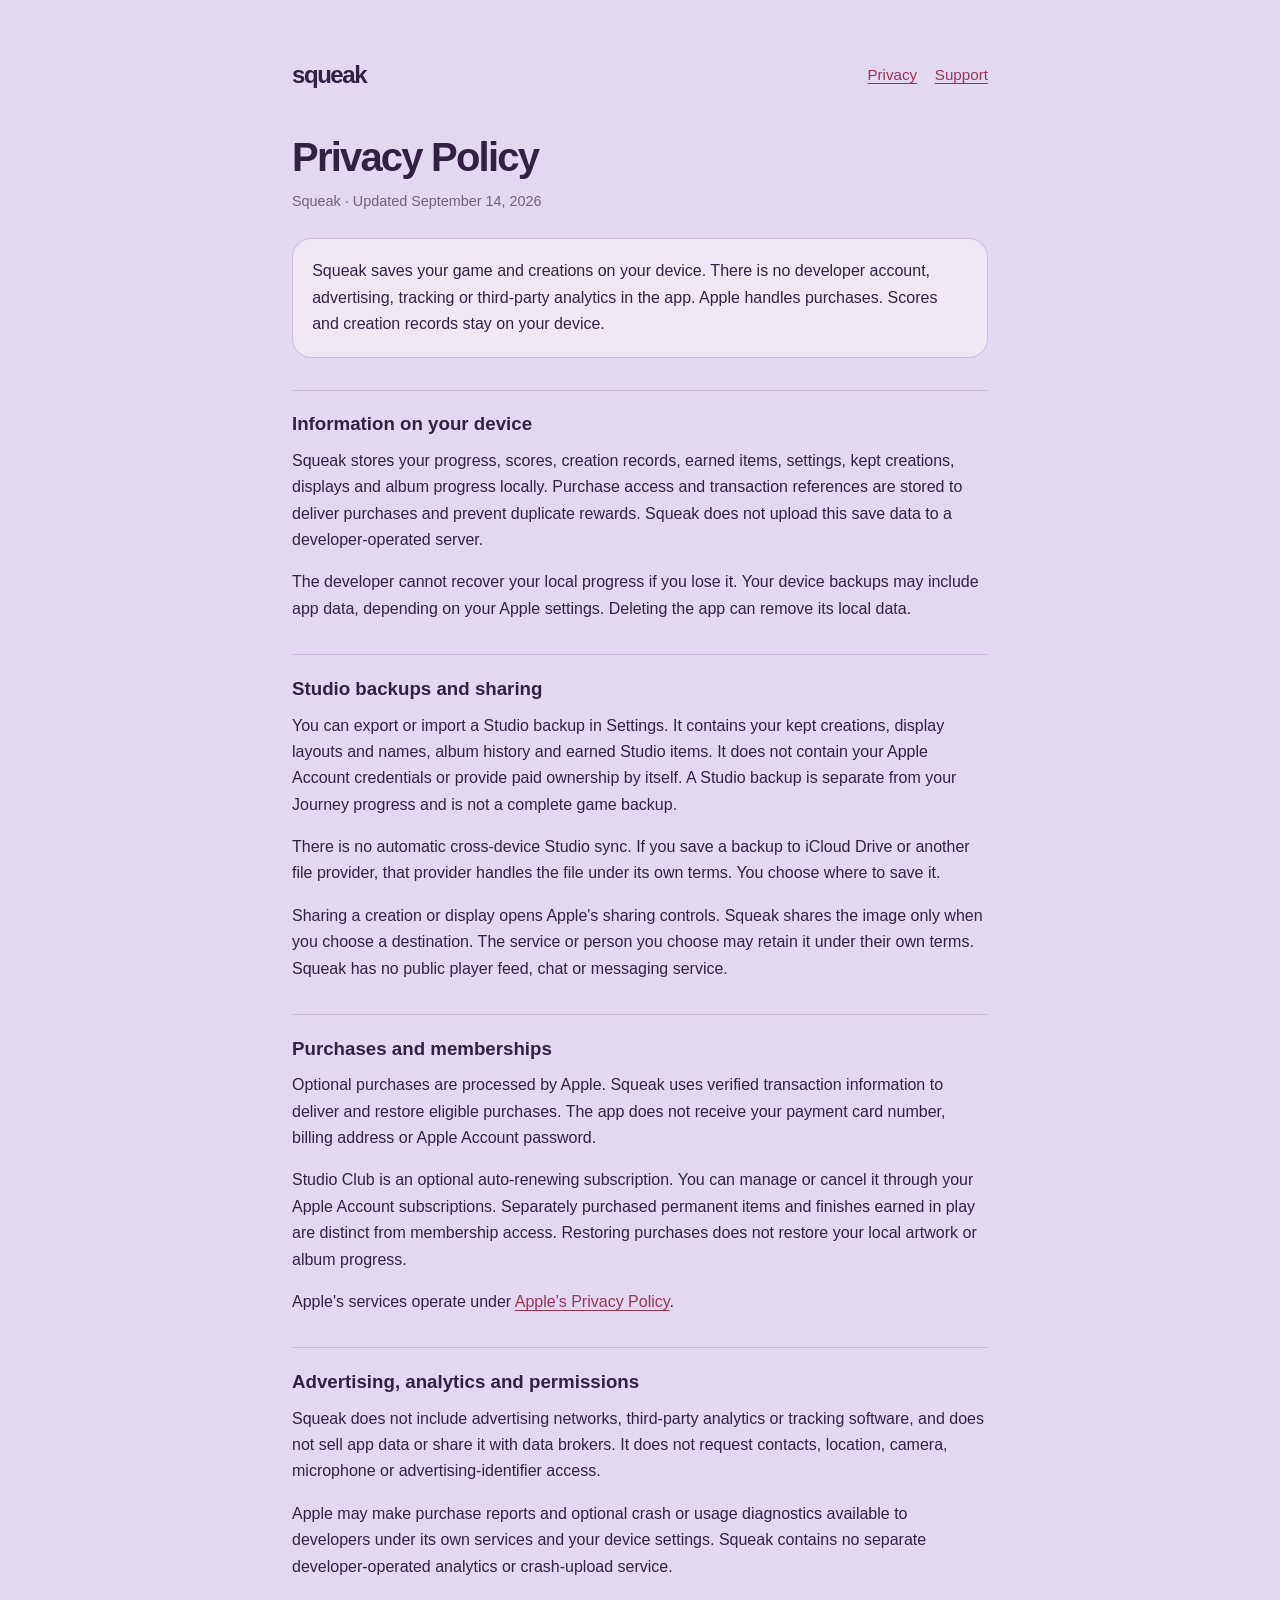
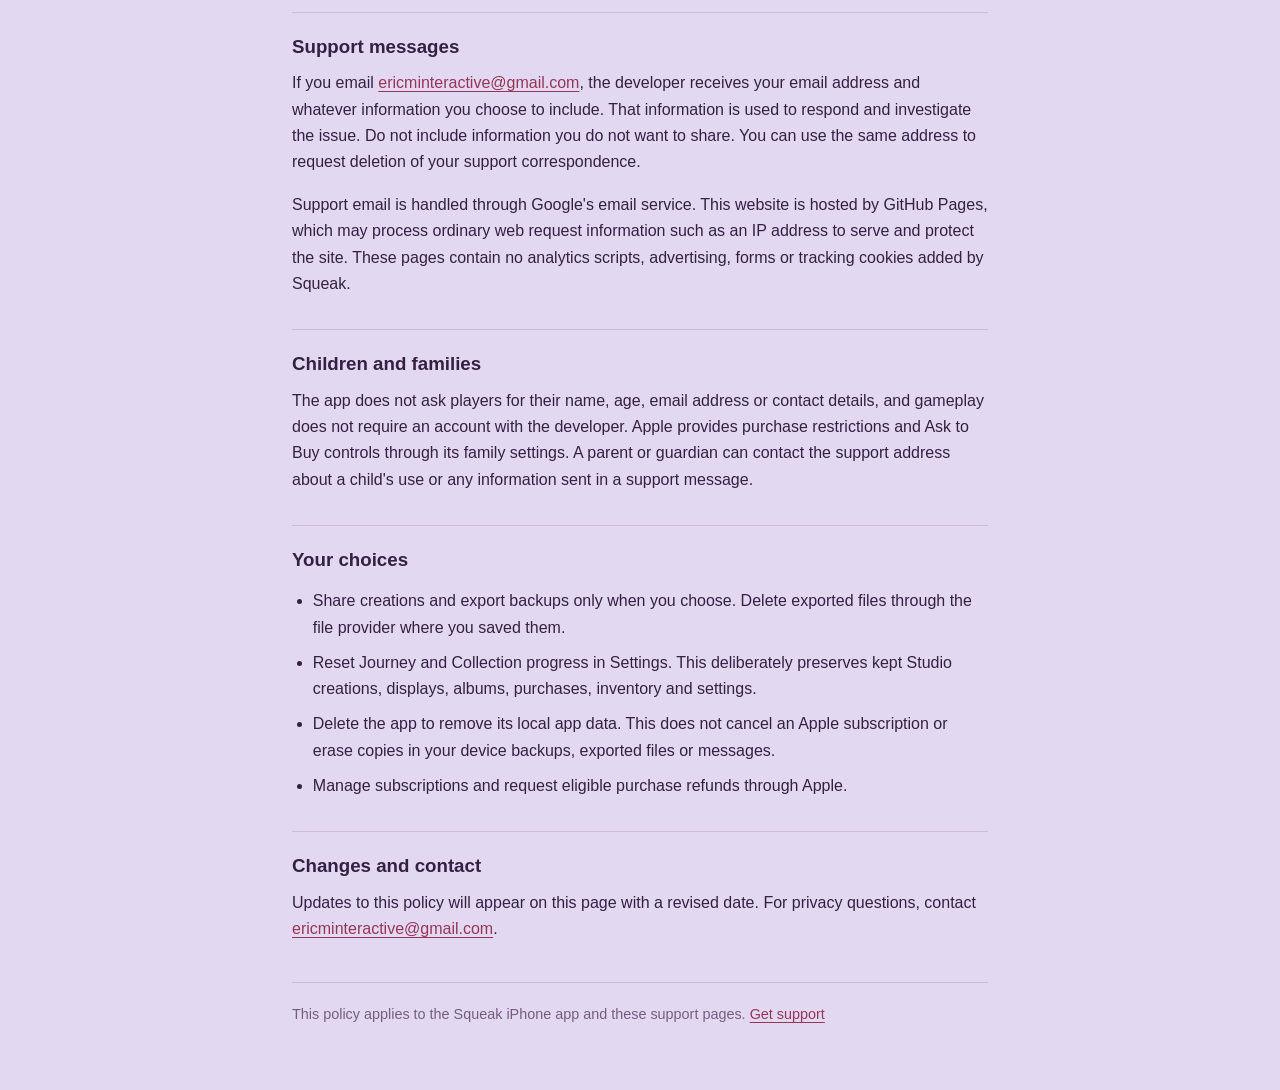
<file: index.html>
<!doctype html>
<html lang="en">
<head>
<meta charset="utf-8">
<meta name="viewport" content="width=device-width, initial-scale=1">
<meta name="description" content="How Squeak handles local progress, Studio backups, Apple purchases and support messages.">
<title>Privacy Policy · Squeak</title>
<link rel="stylesheet" href="styles.css">
</head>
<body>
<nav aria-label="Main navigation"><a class="brand" href="support.html">squeak</a><a href="index.html" aria-current="page">Privacy</a><a href="support.html">Support</a></nav>
<main>
<h1>Privacy Policy</h1>
<p class="stamp">Squeak · Updated September 14, 2026</p>
<div class="lead"><p>Squeak saves your game and creations on your device. There is no developer account, advertising, tracking or third-party analytics in the app. Apple handles purchases. Scores and creation records stay on your device.</p></div>
<h2>Information on your device</h2>
<p>Squeak stores your progress, scores, creation records, earned items, settings, kept creations, displays and album progress locally. Purchase access and transaction references are stored to deliver purchases and prevent duplicate rewards. Squeak does not upload this save data to a developer-operated server.</p>
<p>The developer cannot recover your local progress if you lose it. Your device backups may include app data, depending on your Apple settings. Deleting the app can remove its local data.</p>
<h2>Studio backups and sharing</h2>
<p>You can export or import a Studio backup in Settings. It contains your kept creations, display layouts and names, album history and earned Studio items. It does not contain your Apple Account credentials or provide paid ownership by itself. A Studio backup is separate from your Journey progress and is not a complete game backup.</p>
<p>There is no automatic cross-device Studio sync. If you save a backup to iCloud Drive or another file provider, that provider handles the file under its own terms. You choose where to save it.</p>
<p>Sharing a creation or display opens Apple's sharing controls. Squeak shares the image only when you choose a destination. The service or person you choose may retain it under their own terms. Squeak has no public player feed, chat or messaging service.</p>
<h2>Purchases and memberships</h2>
<p>Optional purchases are processed by Apple. Squeak uses verified transaction information to deliver and restore eligible purchases. The app does not receive your payment card number, billing address or Apple Account password.</p>
<p>Studio Club is an optional auto-renewing subscription. You can manage or cancel it through your Apple Account subscriptions. Separately purchased permanent items and finishes earned in play are distinct from membership access. Restoring purchases does not restore your local artwork or album progress.</p>
<p>Apple's services operate under <a href="https://www.apple.com/legal/privacy/">Apple's Privacy Policy</a>.</p>
<h2>Advertising, analytics and permissions</h2>
<p>Squeak does not include advertising networks, third-party analytics or tracking software, and does not sell app data or share it with data brokers. It does not request contacts, location, camera, microphone or advertising-identifier access.</p>
<p>Apple may make purchase reports and optional crash or usage diagnostics available to developers under its own services and your device settings. Squeak contains no separate developer-operated analytics or crash-upload service.</p>
<h2>Support messages</h2>
<p>If you email <a href="mailto:ericminteractive@gmail.com">ericminteractive@gmail.com</a>, the developer receives your email address and whatever information you choose to include. That information is used to respond and investigate the issue. Do not include information you do not want to share. You can use the same address to request deletion of your support correspondence.</p>
<p>Support email is handled through Google's email service. This website is hosted by GitHub Pages, which may process ordinary web request information such as an IP address to serve and protect the site. These pages contain no analytics scripts, advertising, forms or tracking cookies added by Squeak.</p>
<h2>Children and families</h2>
<p>The app does not ask players for their name, age, email address or contact details, and gameplay does not require an account with the developer. Apple provides purchase restrictions and Ask to Buy controls through its family settings. A parent or guardian can contact the support address about a child's use or any information sent in a support message.</p>
<h2>Your choices</h2>
<ul>
<li>Share creations and export backups only when you choose. Delete exported files through the file provider where you saved them.</li>
<li>Reset Journey and Collection progress in Settings. This deliberately preserves kept Studio creations, displays, albums, purchases, inventory and settings.</li>
<li>Delete the app to remove its local app data. This does not cancel an Apple subscription or erase copies in your device backups, exported files or messages.</li>
<li>Manage subscriptions and request eligible purchase refunds through Apple.</li>
</ul>
<h2>Changes and contact</h2>
<p>Updates to this policy will appear on this page with a revised date. For privacy questions, contact <a href="mailto:ericminteractive@gmail.com">ericminteractive@gmail.com</a>.</p>
</main>
<footer>This policy applies to the Squeak iPhone app and these support pages. <a href="support.html">Get support</a></footer>
</body>
</html>
</file>
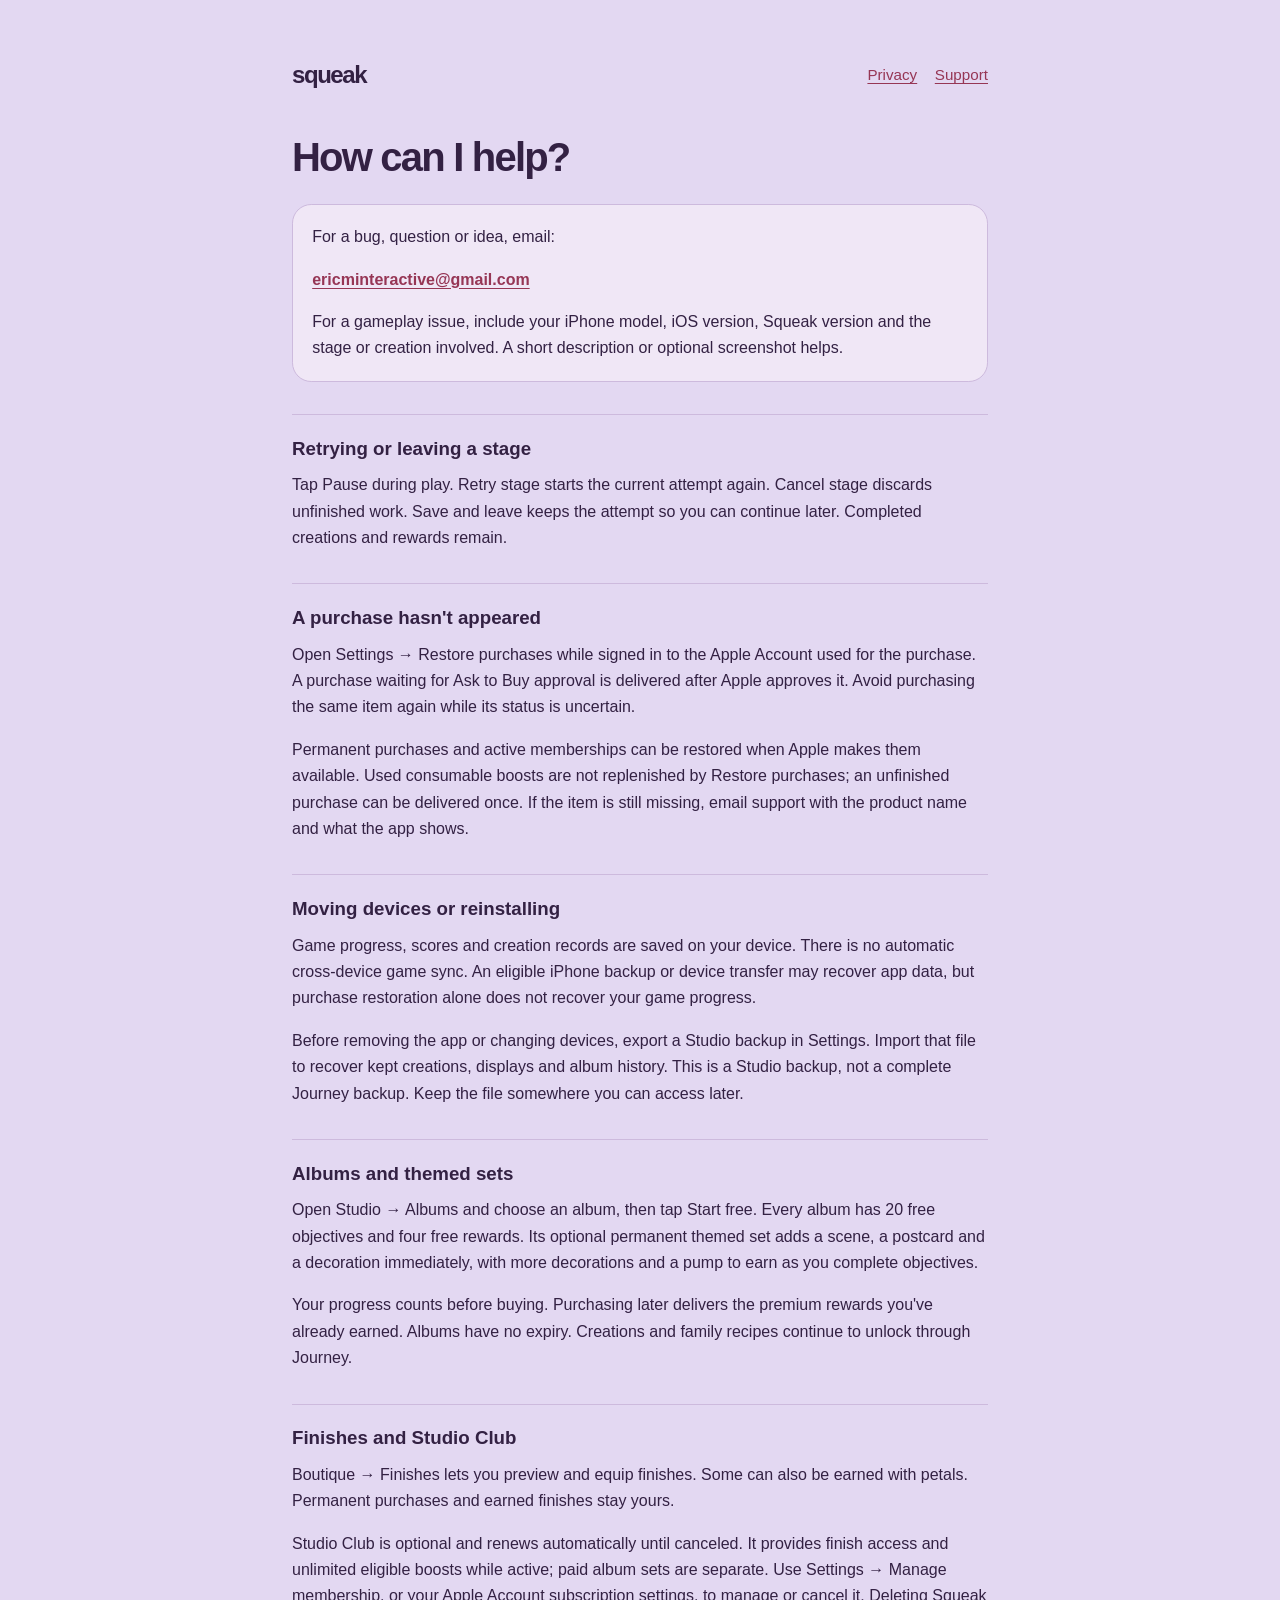
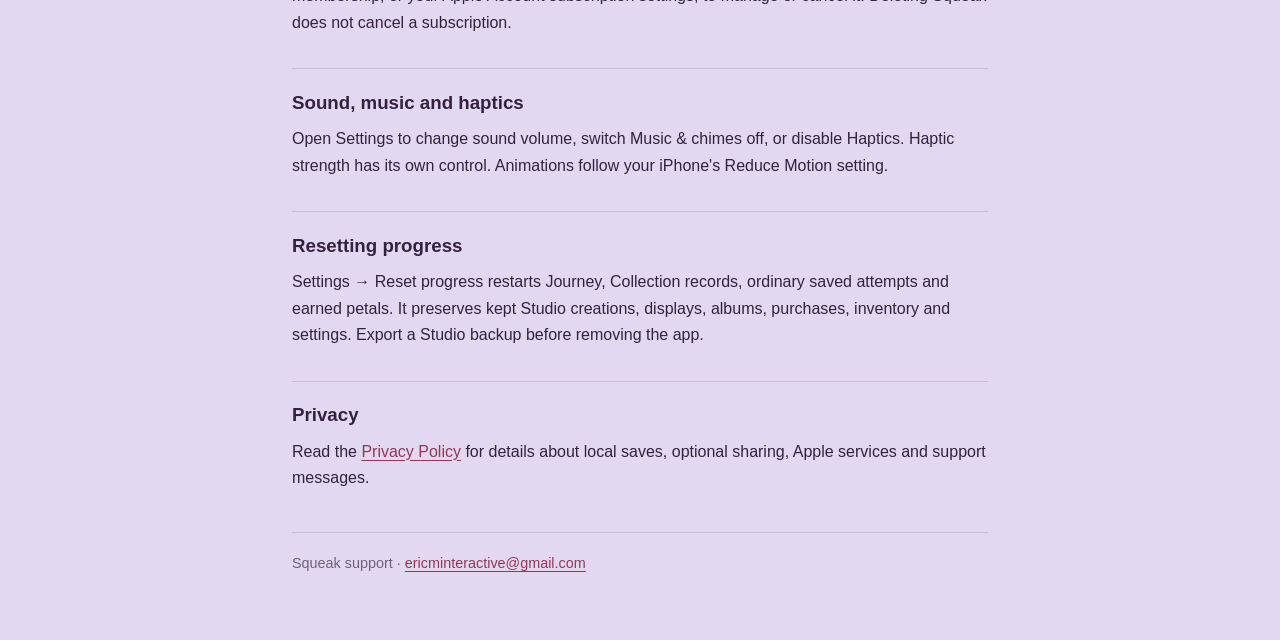
<file: support.html>
<!doctype html>
<html lang="en">
<head>
<meta charset="utf-8">
<meta name="viewport" content="width=device-width, initial-scale=1">
<meta name="description" content="Get help with Squeak, restore purchases, protect your Studio creations and contact the developer.">
<title>Support · Squeak</title>
<link rel="stylesheet" href="styles.css">
</head>
<body>
<nav aria-label="Main navigation"><a class="brand" href="support.html">squeak</a><a href="index.html">Privacy</a><a href="support.html" aria-current="page">Support</a></nav>
<main>
<h1>How can I help?</h1>
<div class="lead"><p>For a bug, question or idea, email:</p><p><a class="email" href="mailto:ericminteractive@gmail.com?subject=Squeak%20support">ericminteractive@gmail.com</a></p><p>For a gameplay issue, include your iPhone model, iOS version, Squeak version and the stage or creation involved. A short description or optional screenshot helps.</p></div>
<h2>Retrying or leaving a stage</h2>
<p>Tap Pause during play. Retry stage starts the current attempt again. Cancel stage discards unfinished work. Save and leave keeps the attempt so you can continue later. Completed creations and rewards remain.</p>
<h2>A purchase hasn't appeared</h2>
<p>Open Settings → Restore purchases while signed in to the Apple Account used for the purchase. A purchase waiting for Ask to Buy approval is delivered after Apple approves it. Avoid purchasing the same item again while its status is uncertain.</p>
<p>Permanent purchases and active memberships can be restored when Apple makes them available. Used consumable boosts are not replenished by Restore purchases; an unfinished purchase can be delivered once. If the item is still missing, email support with the product name and what the app shows.</p>
<h2>Moving devices or reinstalling</h2>
<p>Game progress, scores and creation records are saved on your device. There is no automatic cross-device game sync. An eligible iPhone backup or device transfer may recover app data, but purchase restoration alone does not recover your game progress.</p>
<p>Before removing the app or changing devices, export a Studio backup in Settings. Import that file to recover kept creations, displays and album history. This is a Studio backup, not a complete Journey backup. Keep the file somewhere you can access later.</p>
<h2>Albums and themed sets</h2>
<p>Open Studio → Albums and choose an album, then tap Start free. Every album has 20 free objectives and four free rewards. Its optional permanent themed set adds a scene, a postcard and a decoration immediately, with more decorations and a pump to earn as you complete objectives.</p>
<p>Your progress counts before buying. Purchasing later delivers the premium rewards you've already earned. Albums have no expiry. Creations and family recipes continue to unlock through Journey.</p>
<h2>Finishes and Studio Club</h2>
<p>Boutique → Finishes lets you preview and equip finishes. Some can also be earned with petals. Permanent purchases and earned finishes stay yours.</p>
<p>Studio Club is optional and renews automatically until canceled. It provides finish access and unlimited eligible boosts while active; paid album sets are separate. Use Settings → Manage membership, or your Apple Account subscription settings, to manage or cancel it. Deleting Squeak does not cancel a subscription.</p>
<h2>Sound, music and haptics</h2>
<p>Open Settings to change sound volume, switch Music &amp; chimes off, or disable Haptics. Haptic strength has its own control. Animations follow your iPhone's Reduce Motion setting.</p>
<h2>Resetting progress</h2>
<p>Settings → Reset progress restarts Journey, Collection records, ordinary saved attempts and earned petals. It preserves kept Studio creations, displays, albums, purchases, inventory and settings. Export a Studio backup before removing the app.</p>
<h2>Privacy</h2>
<p>Read the <a href="index.html">Privacy Policy</a> for details about local saves, optional sharing, Apple services and support messages.</p>
</main>
<footer>Squeak support · <a href="mailto:ericminteractive@gmail.com">ericminteractive@gmail.com</a></footer>
</body>
</html>
</file>
<file: styles.css>
:root{color-scheme:light;--bg:#e3d8f2;--panel:#f0e7f6;--ink:#332143;--muted:#725f80;--accent:#963655;--rule:#cdbadd}
*{box-sizing:border-box}html{-webkit-text-size-adjust:100%}body{margin:0 auto;max-width:46rem;padding:2rem 1.25rem 4rem;background:var(--bg);color:var(--ink);font:1rem/1.65 -apple-system,BlinkMacSystemFont,"Segoe UI",sans-serif}a{color:var(--accent);text-underline-offset:.2em}a:focus-visible{outline:3px solid var(--accent);outline-offset:4px;border-radius:3px}nav{display:flex;align-items:center;flex-wrap:wrap;gap:1.1rem;margin-bottom:2rem;font-size:.95rem}nav .brand{font-weight:850;font-size:1.5rem;letter-spacing:-.06em;margin-right:auto;color:var(--ink);text-decoration:none}nav a{padding:.45rem 0}h1{font-size:clamp(1.9rem,6vw,2.5rem);line-height:1.15;letter-spacing:-.045em;margin:.5rem 0 .65rem}h2{font-size:1.17rem;line-height:1.35;margin:2rem 0 .7rem;padding-top:1.3rem;border-top:1px solid var(--rule)}p{margin:0 0 1rem}.stamp{font-size:.9rem;color:var(--muted)}.lead{background:var(--panel);border:1px solid var(--rule);border-radius:1.2rem;padding:1.2rem;margin:1.5rem 0}.lead p:last-child{margin-bottom:0}.email{display:inline-block;font-weight:700;overflow-wrap:anywhere}ul{padding-left:1.3rem}li{margin:.55rem 0}footer{margin-top:2.5rem;padding-top:1.2rem;border-top:1px solid var(--rule);font-size:.9rem;color:var(--muted)}@media(prefers-color-scheme:dark){:root{color-scheme:dark;--bg:#281c36;--panel:#382747;--ink:#f0e4f7;--muted:#c2adcf;--accent:#ffb3c0;--rule:#584265}}@media(min-width:700px){body{padding-top:3rem}}
</file>
